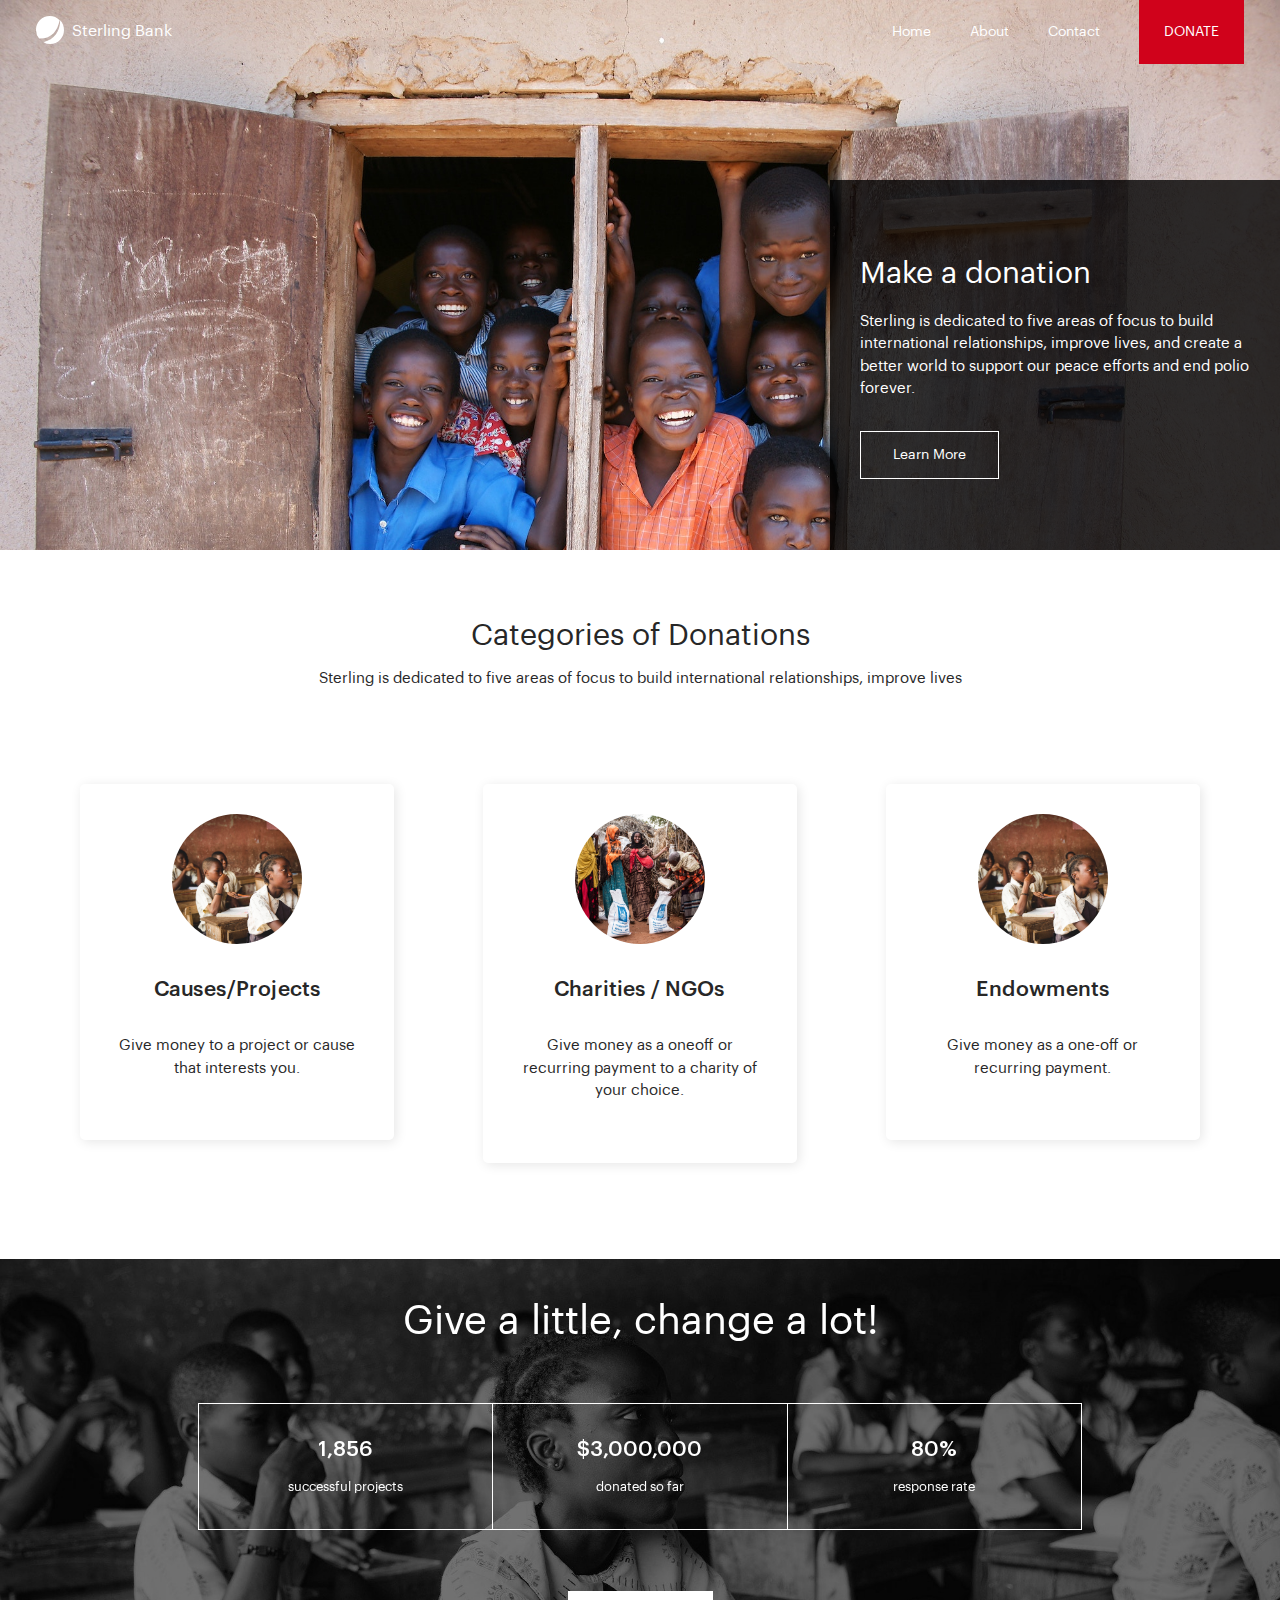
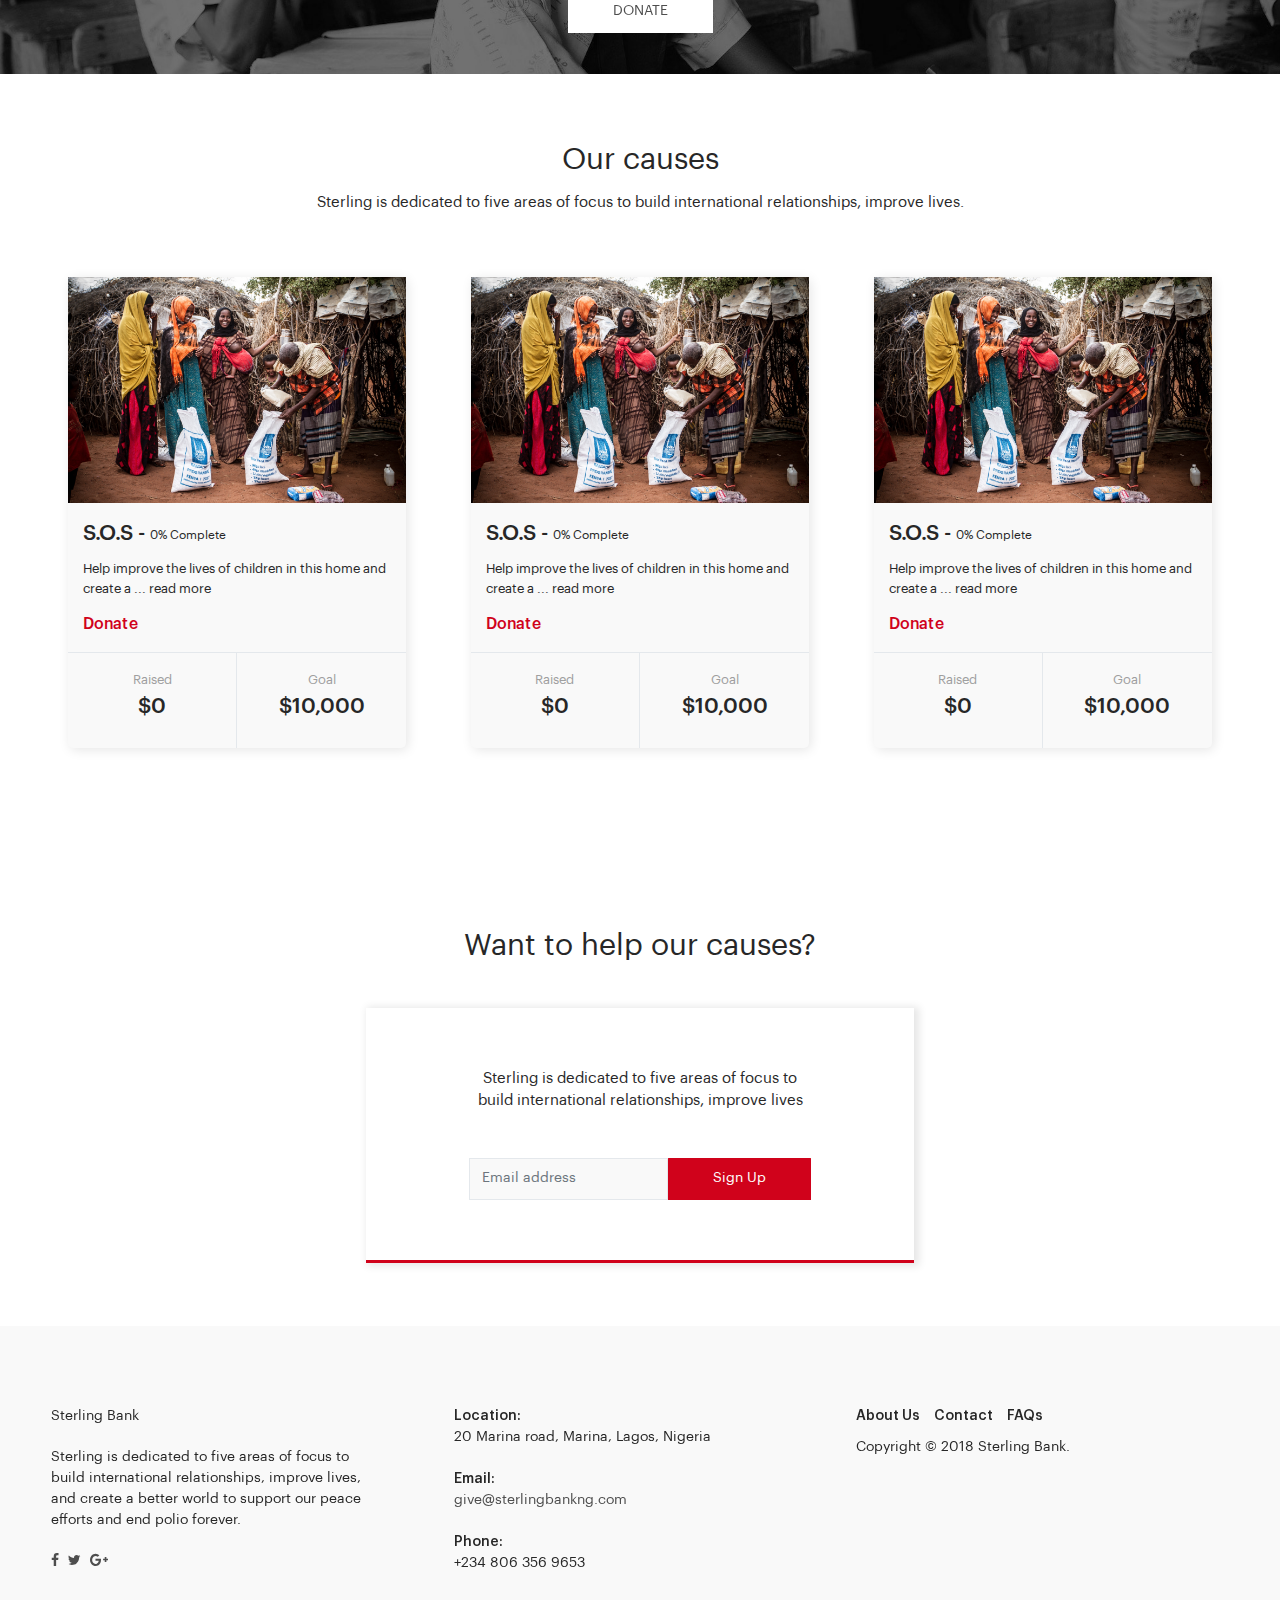
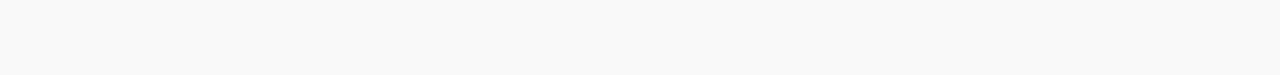
<file: index.html>
<!DOCTYPE html>
<html lang="en">

<head>
    <meta charset="UTF-8">
    <meta name="viewport" content="width=device-width, initial-scale=1.0">
    <meta http-equiv="X-UA-Compatible" content="ie=edge">
    <title>GIVE Platform</title>
    <link rel="stylesheet" href="https://maxcdn.bootstrapcdn.com/bootstrap/4.0.0/css/bootstrap.min.css">
    <link rel="stylesheet" href="https://cdnjs.cloudflare.com/ajax/libs/font-awesome/4.7.0/css/font-awesome.css">
    <link rel="stylesheet" href="css/reset.css">
    <link rel="stylesheet" href="css/main.css">
    <script src="https://maxcdn.bootstrapcdn.com/bootstrap/4.0.0/js/bootstrap.min.js"></script>
    <script src="https://ajax.googleapis.com/ajax/libs/jquery/3.3.1/jquery.min.js"></script>
    <script>
        $(function () {
            $('#nav').load('partials/nav.html');
        });
    </script>
    <script>
        $(function () {
            $('#footer').load('partials/footer.html');
        });
    </script>
</head>

<body>
    <header id="nav">

    </header>

    <main>
        <div class="hero">
            <div class="hero-card">
                <h1>Make a donation</h1>
                <p>Sterling is dedicated to five areas of focus to build international relationships, improve lives, and create
                    a better world to support our peace efforts and end polio forever.</p>
                <div class="card-cta">
                    <button class="btn btn-transparent">Learn More</button>
                </div>
            </div>
        </div>

        <section class="section donation-categories">
            <div class="container container--lg">
                <div class="section-header">
                    <h1>Categories of Donations</h1>
                    <p>Sterling is dedicated to five areas of focus to build international relationships, improve lives</p>
                </div>

                <div class="section-body">
                    <div class="cards">
                        <div class="card categories">
                            <img src="./img/card-h1.jpg" alt="">
                            <h3>Causes/Projects</h3>
                            <p>Give money to a project or cause that interests you.</p>
                        </div>

                        <div class="card categories">
                            <img src="./img/card-h2.jpg" alt="">
                            <h3>Charities / NGOs</h3>
                            <p>Give money as a oneoff or recurring payment to a charity of your choice.</p>
                        </div>

                        <div class="card categories">
                            <img src="./img/card-h1.jpg" alt="">
                            <h3>Endowments</h3>
                            <p>Give money as a one-off or recurring payment.</p>
                        </div>
                    </div>
                </div>
            </div>
        </section>

        <section class="section donation-cta">
            <div class="donation-intro">
                <div class="donation-bg">
                    <h1 class="donation-slogan">Give a little, change a lot!</h1>
                    <div class="project-stats">
                        <div class="stat">
                            <h3>1,856</h3>
                            <small>successful projects</small>
                        </div>

                        <div class="stat stat-middle">
                            <h3>$3,000,000</h3>
                            <small>donated so far</small>
                        </div>

                        <div class="stat">
                            <h3>80%</h3>
                            <small>response rate</small>
                        </div>
                    </div>
                    <div class="m-auto">
                        <button onclick="goToSection('donate')" class="btn btn-white">Donate</button>
                    </div>
                </div>
            </div>
        </section>

        <section class="section causes">
            <div class="container container--lg">
                <div class="section-header">
                    <h1>Our causes</h1>
                    <p>Sterling is dedicated to five areas of focus to build international relationships, improve lives.</p>
                </div>
                <div class="section-body">
                    <div class="cards">
                        <div class="card causes">
                            <img src="./img/bg.jpg" alt="">
                            <div class="cause-details">
                                <div class="cause-header">
                                    <h3 class="cause-title">S.O.S -
                                        <small class="progress-count">0% Complete</small>
                                    </h3>
                                    <p class="cause-description">Help improve the lives of children in this home and create a ...
                                        <a href="">read more</a>
                                    </p>
                                    <a href="" class="btn-text-red">Donate</a>
                                </div>
                                <div class="cause-targets">
                                    <div class="raised">
                                        <small>Raised</small>
                                        <h3>$0</h3>
                                    </div>
                                    <div class="goal">
                                        <small>Goal</small>
                                        <h3>$10,000</h3>
                                    </div>
                                </div>
                            </div>
                        </div>


                        <div class="card causes">
                            <img src="./img/bg.jpg" alt="">
                            <div class="cause-details">
                                <div class="cause-header">
                                    <h3 class="cause-title">S.O.S -
                                        <small class="progress-count">0% Complete</small>
                                    </h3>
                                    <p class="cause-description">Help improve the lives of children in this home and create a ...
                                        <a href="">read more</a>
                                    </p>
                                    <a href="" class="btn-text-red">Donate</a>
                                </div>
                                <div class="cause-targets">
                                    <div class="raised">
                                        <small>Raised</small>
                                        <h3>$0</h3>
                                    </div>
                                    <div class="goal">
                                        <small>Goal</small>
                                        <h3>$10,000</h3>
                                    </div>
                                </div>
                            </div>
                        </div>


                        <div class="card causes">
                            <img src="./img/bg.jpg" alt="">
                            <div class="cause-details">
                                <div class="cause-header">
                                    <h3 class="cause-title">S.O.S -
                                        <small class="progress-count">0% Complete</small>
                                    </h3>
                                    <p class="cause-description">Help improve the lives of children in this home and create a ...
                                        <a href="">read more</a>
                                    </p>
                                    <a href="" class="btn-text-red">Donate</a>
                                </div>
                                <div class="cause-targets">
                                    <div class="raised">
                                        <small>Raised</small>
                                        <h3>$0</h3>
                                    </div>
                                    <div class="goal">
                                        <small>Goal</small>
                                        <h3>$10,000</h3>
                                    </div>
                                </div>
                            </div>
                        </div>
                    </div>
                </div>
            </div>
        </section>

        <section class="section causes-cta">
            <div class="container container--lg">
                <div class="section-header no-margin">
                    <h1>Want to help our causes?</h1>
                </div>
                <div class="container container--xs">
                    <div class="cta-box">
                        <div class="cta-box-content">
                            <p>Sterling is dedicated to five areas of focus to build international relationships, improve lives</p>
                            <form id="join-form">
                                <input type="email" class="form-control" name="email" id="email" placeholder="Email address" />
                                <input type="submit" class="btn btn-red" name="signup" value="Sign Up" />
                            </form>
                        </div>
                    </div>
                </div>
            </div>
        </section>
    </main>


    <footer id="footer">

    </footer>

    <script src="js/main.js"></script>
</body>

</html>
</file>
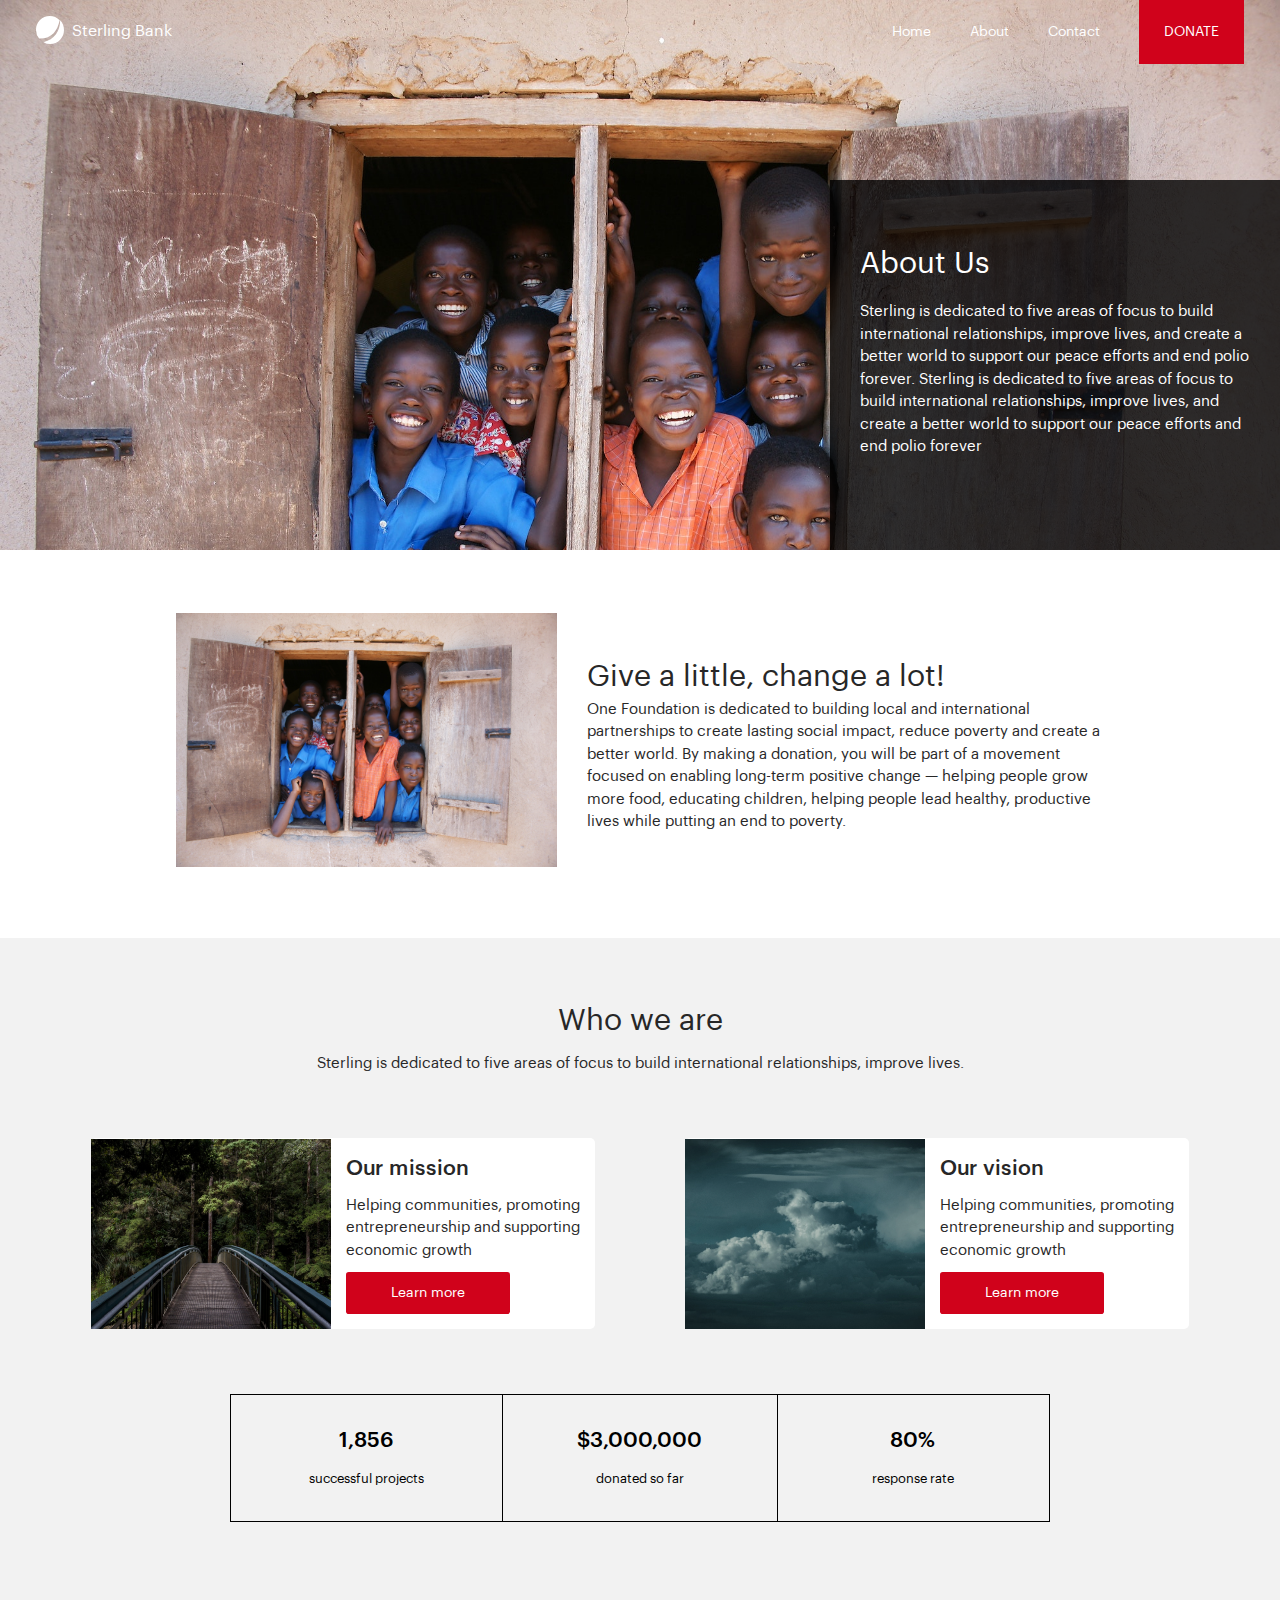
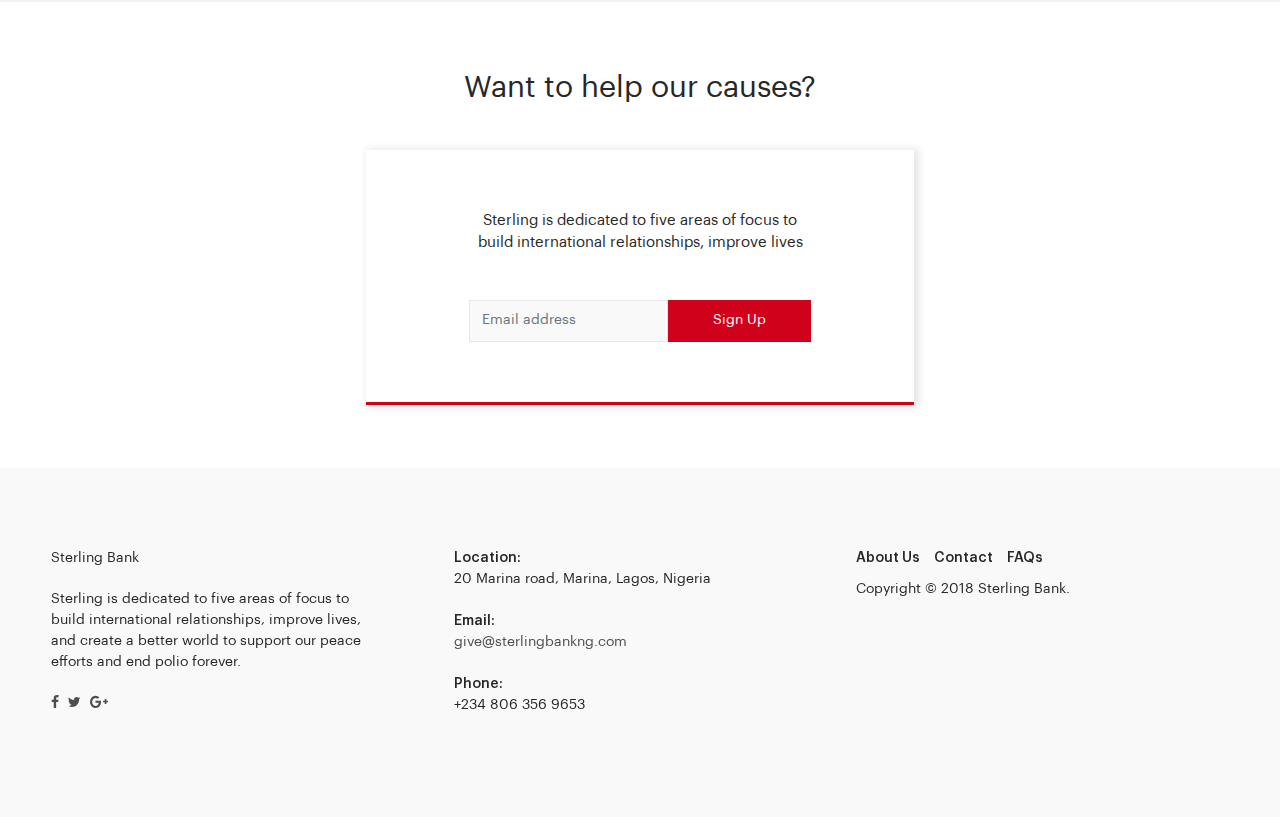
<file: about.html>
<!DOCTYPE html>
<html lang="en">

<head>
    <meta charset="UTF-8">
    <meta name="viewport" content="width=device-width, initial-scale=1.0">
    <meta http-equiv="X-UA-Compatible" content="ie=edge">
    <title>GIVE Platform</title>
    <link rel="stylesheet" href="https://maxcdn.bootstrapcdn.com/bootstrap/4.0.0/css/bootstrap.min.css">
    <link rel="stylesheet" href="https://cdnjs.cloudflare.com/ajax/libs/font-awesome/4.7.0/css/font-awesome.css">
    <link rel="stylesheet" href="css/reset.css">
    <link rel="stylesheet" href="css/main.css">
    <script src="https://maxcdn.bootstrapcdn.com/bootstrap/4.0.0/js/bootstrap.min.js"></script>
    <script src="https://ajax.googleapis.com/ajax/libs/jquery/3.3.1/jquery.min.js"></script>
    <script>
        $(function () {
            $('#nav').load('partials/nav.html');
        });
    </script>
    <script>
        $(function () {
            $('#footer').load('partials/footer.html');
        });
    </script>
</head>

<body>
    <header id="nav">

    </header>

    <main>
        <div class="hero">
        <div class="hero-card">
            <h1>About Us</h1>
            <p>Sterling is dedicated to five areas of focus to build international relationships, improve lives, and create
                a better world to support our peace efforts and end polio forever. Sterling is dedicated to five areas of focus to build international relationships, improve lives, and create
                a better world to support our peace efforts and end polio forever</p>
        </div></div>

        <section class="section about-give">
            <div class="container container--md">
                <div class="section-body">
                    <div class="ab-content">
                        <div class="content-left">
                            <img src="./img/bg1.jpg" alt="">
                        </div>
                        <div class="content-right">
                            <h1>Give a little, change a lot!</h1>
                            <p>One Foundation is dedicated to building local and international partnerships to create lasting
                                social impact, reduce poverty and create a better world. By making a donation, you will be
                                part of a movement focused on enabling long-term positive change — helping people grow more
                                food, educating children, helping people lead healthy, productive lives while putting an
                                end to poverty.
                            </p>
                        </div>
                    </div>
                </div>
            </div>
        </section>

        <section class="section who-we-are">
            <div class="container container--lg">
                <div class="section-header">
                    <h1>Who we are</h1>
                    <p>Sterling is dedicated to five areas of focus to build international relationships, improve lives.</p>
                </div>
                <div class="section-body">

                    <div class="ab-content">
                        <div class="ab-info">
                            <img src="img/ab1.png" alt="">
                            <div class="ab-text">
                                <h3>Our mission</h3>
                                <p>Helping communities, promoting entrepreneurship and supporting economic growth</p>
                                <a href="" class="btn btn-red m-top">Learn more</a>
                            </div>
                        </div>
                        <div class="ab-info">
                            <img src="img/ab2.png" alt="">
                            <div class="ab-text">
                                <h3>Our vision</h3>
                                <p>Helping communities, promoting entrepreneurship and supporting economic growth</p>
                                <a href="" class="btn btn-red m-top">Learn more</a>
                            </div>
                        </div>
                    </div>
                    <div class="project-stats stats--dark">
                        <div class="stat">
                            <h3>1,856</h3>
                            <small>successful projects</small>
                        </div>

                        <div class="stat stat-middle">
                            <h3>$3,000,000</h3>
                            <small>donated so far</small>
                        </div>

                        <div class="stat">
                            <h3>80%</h3>
                            <small>response rate</small>
                        </div>
                    </div>
                </div>
            </div>
        </section>

        <section class="section causes-cta">
            <div class="container container--lg">
                <div class="section-header no-margin">
                    <h1>Want to help our causes?</h1>
                </div>
                <div class="container container--xs">
                    <div class="cta-box">
                        <div class="cta-box-content">
                            <p>Sterling is dedicated to five areas of focus to build international relationships, improve lives
                            </p>
                            <form id="join-form">
                                <input type="email" class="form-control" name="email" id="email" placeholder="Email address" />
                                <input type="submit" class="btn btn-red" name="signup" value="Sign Up" />
                            </form>
                        </div>
                    </div>
                </div>
            </div>
        </section>
    </main>


    <footer id="footer">

    </footer>
    <script src="js/main.js"></script>
</body>

</html>
</file>
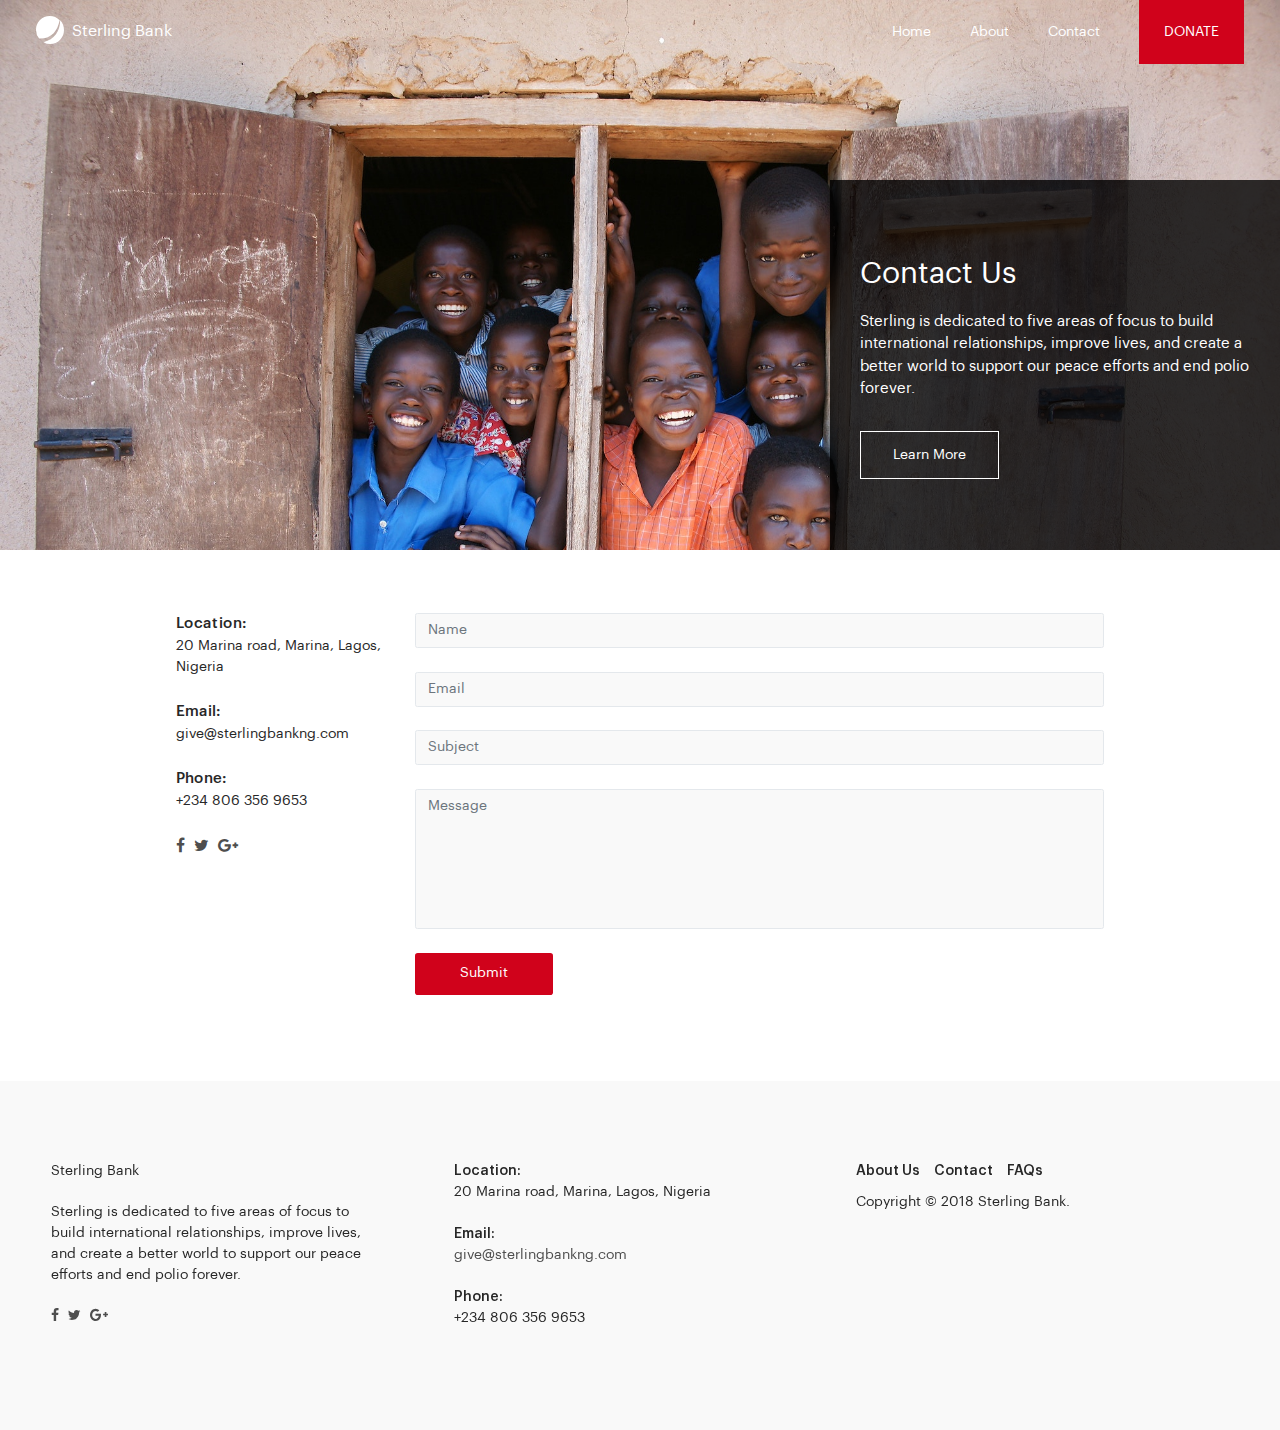
<file: contact.html>
<!DOCTYPE html>
<html lang="en">

<head>
    <meta charset="UTF-8">
    <meta name="viewport" content="width=device-width, initial-scale=1.0">
    <meta http-equiv="X-UA-Compatible" content="ie=edge">
    <title>GIVE Platform</title>
    <link rel="stylesheet" href="https://maxcdn.bootstrapcdn.com/bootstrap/4.0.0/css/bootstrap.min.css">
    <link rel="stylesheet" href="https://cdnjs.cloudflare.com/ajax/libs/font-awesome/4.7.0/css/font-awesome.css">
    <link rel="stylesheet" href="css/reset.css">
    <link rel="stylesheet" href="css/main.css">
    <script src="https://maxcdn.bootstrapcdn.com/bootstrap/4.0.0/js/bootstrap.min.js"></script>
    <script src="https://ajax.googleapis.com/ajax/libs/jquery/3.3.1/jquery.min.js"></script>
    <script>
        $(function () {
            $('#nav').load('partials/nav.html');
        });
    </script>
    <script>
        $(function () {
            $('#footer').load('partials/footer.html');
        });
    </script>
</head>

<body>
    <header id="nav">

    </header>

    <main>
        <div class="hero">
        <div class="hero-card">
            <h1>Contact Us</h1>
            <p>Sterling is dedicated to five areas of focus to build international relationships, improve lives, and create
                a better world to support our peace efforts and end polio forever.</p>
            <div class="card-cta">
                <button class="btn btn-transparent">Learn More</button>
            </div>
        </div></div>

        <section class="section contact-information">
            <div class="container container--md">
                <div class="section-body">
                    <div class="contact-content">
                        <div class="contact-details">
                            <div class="contact-sect">
                                <p>
                                    <strong>Location:</strong>
                                </p>
                                <p class="sect-detail">20 Marina road, Marina, Lagos, Nigeria</p>
                            </div>

                            <div class="contact-sect">
                                <p>
                                    <strong>Email:</strong>
                                </p>
                                <p class="sect-detail">
                                    <a href="mailto:give@sterlingbankng.com">give@sterlingbankng.com</a>
                                </p>
                            </div>

                            <div class="contact-sect">
                                <p>
                                    <strong>Phone:</strong>
                                </p>
                                <p class="sect-detail">+234 806 356 9653</p>
                            </div>
                            <div class="social-icons">
                                <a href="">
                                    <i class="fa fa-facebook"></i>
                                </a>
                                <a href="">
                                    <i class="fa fa-twitter"></i>
                                </a>
                                <a href="">
                                    <i class="fa fa-google-plus"></i>
                                </a>
                            </div>
                        </div>
                        <form id="contact-form">
                            <div class="form-group">
                                <input type="text" class="form-control" name="" id="" placeholder="Name">
                            </div>

                            <div class="form-group">
                                <input type="email" class="form-control" name="" id="" placeholder="Email">
                            </div>

                            <div class="form-group">
                                <input type="text" class="form-control" name="" id="" placeholder="Subject">
                            </div>

                            <div class="form-group">
                                <textarea class="form-control" cols="50" rows="6" placeholder="Message"></textarea>
                            </div>

                            <div class="form-group">
                                <input type="submit" class="btn btn-red" name="" id="" placeholder="Subject">
                            </div>
                        </form>
                    </div>

                </div>
            </div>
        </section>
    </main>


    <footer id="footer">

    </footer>
    <script src="js/main.js"></script>
</body>

</html>
</file>
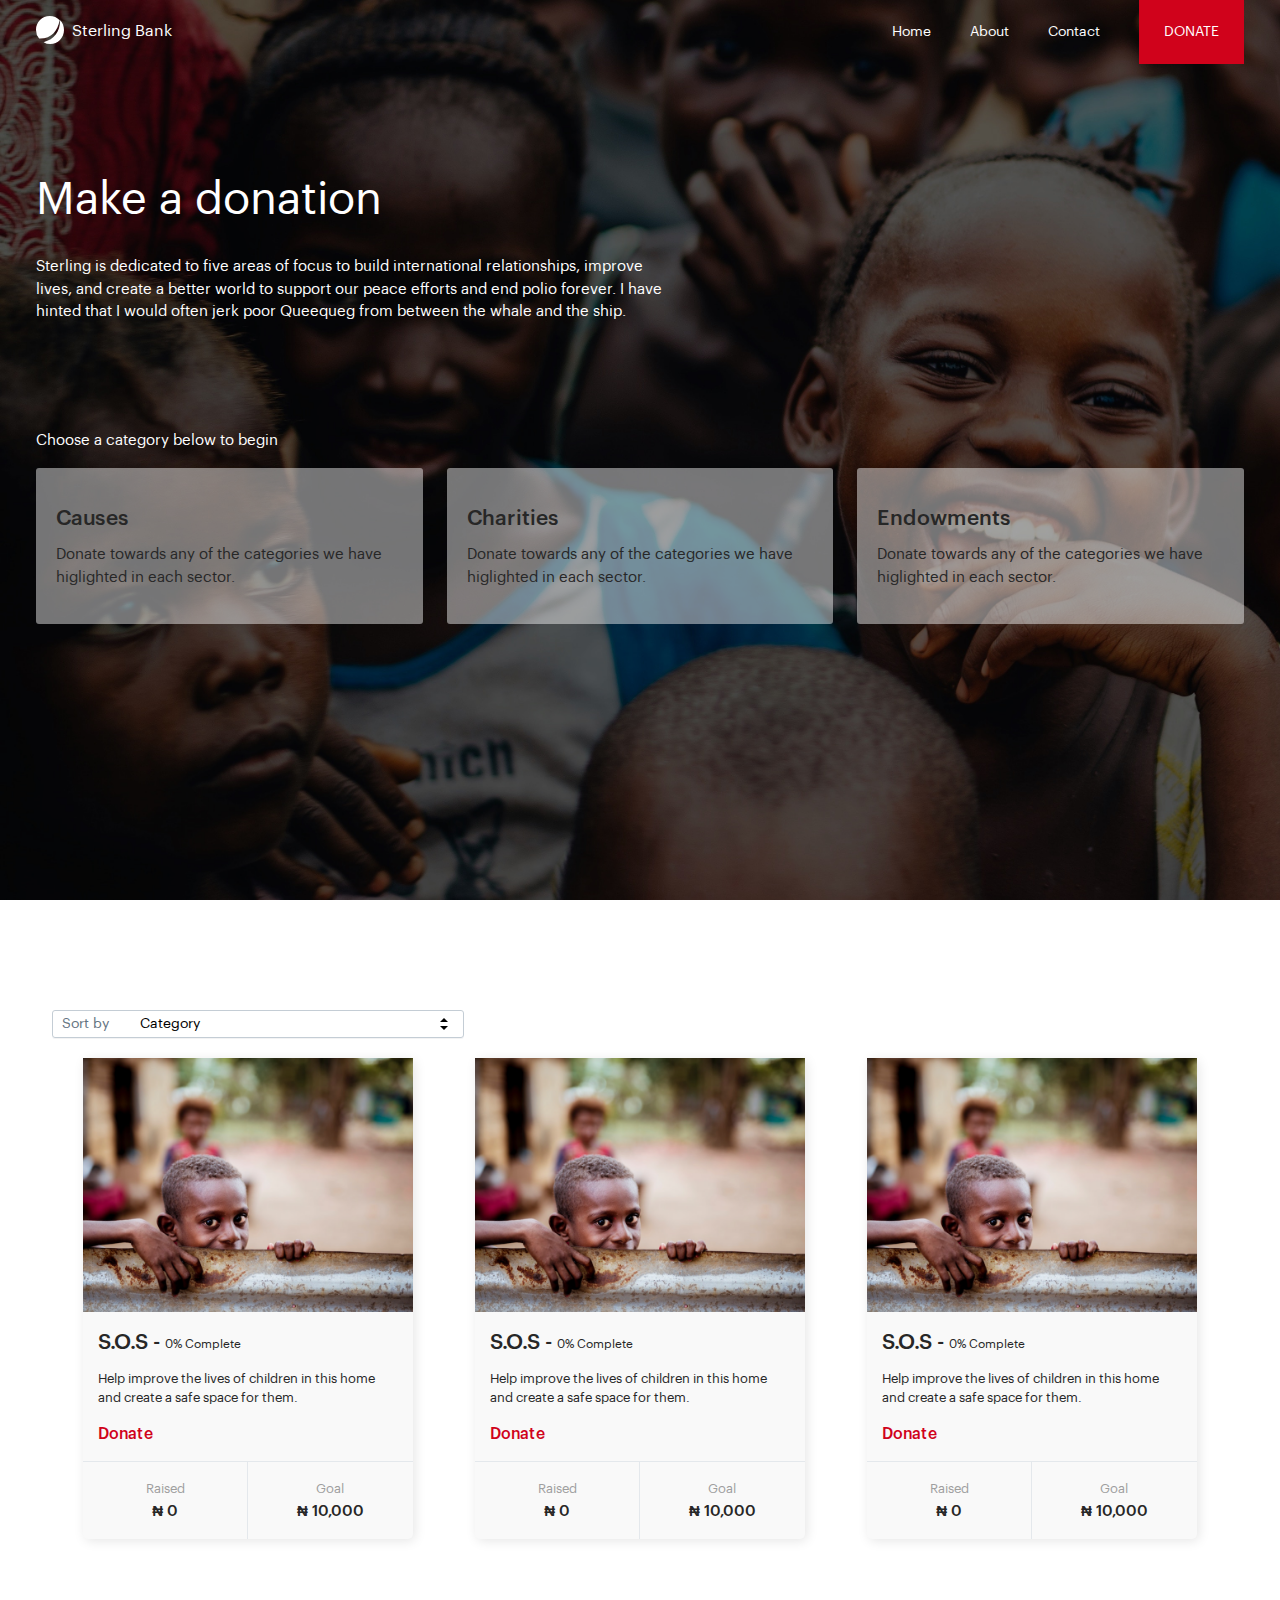
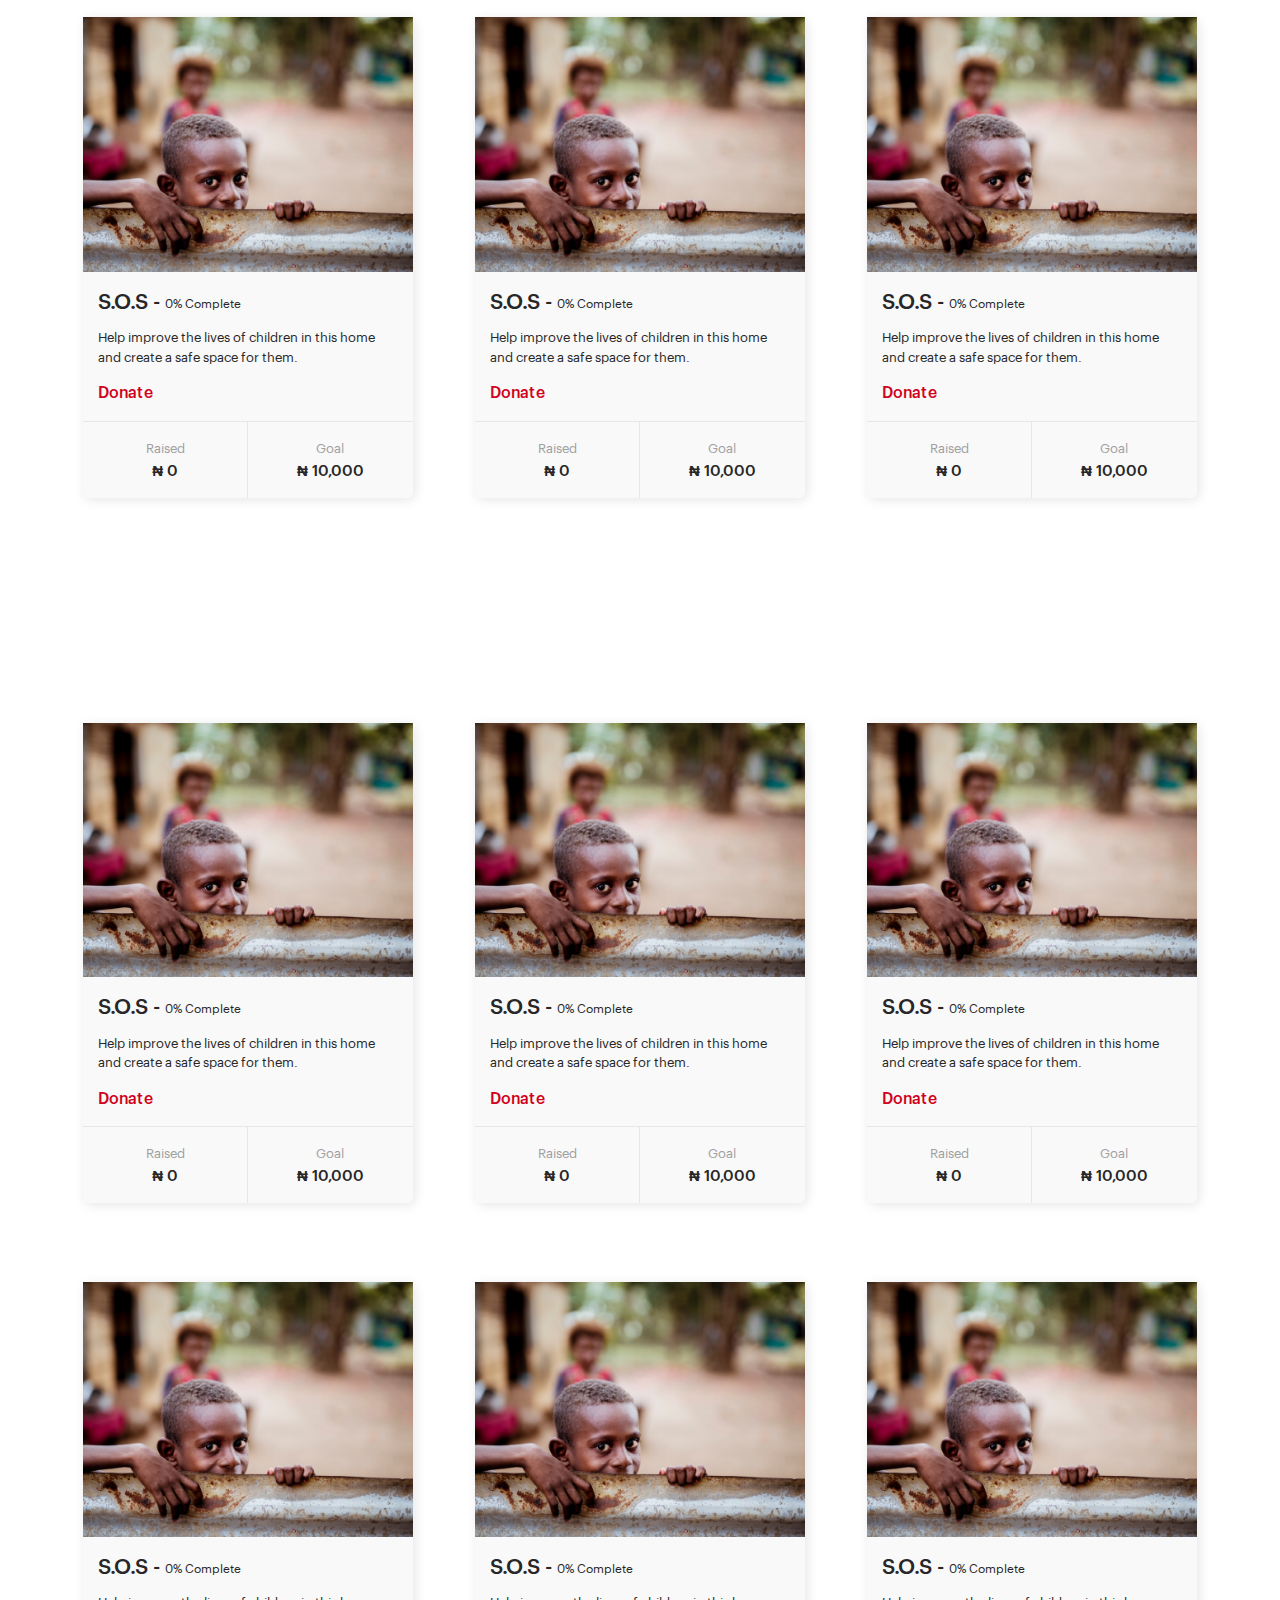
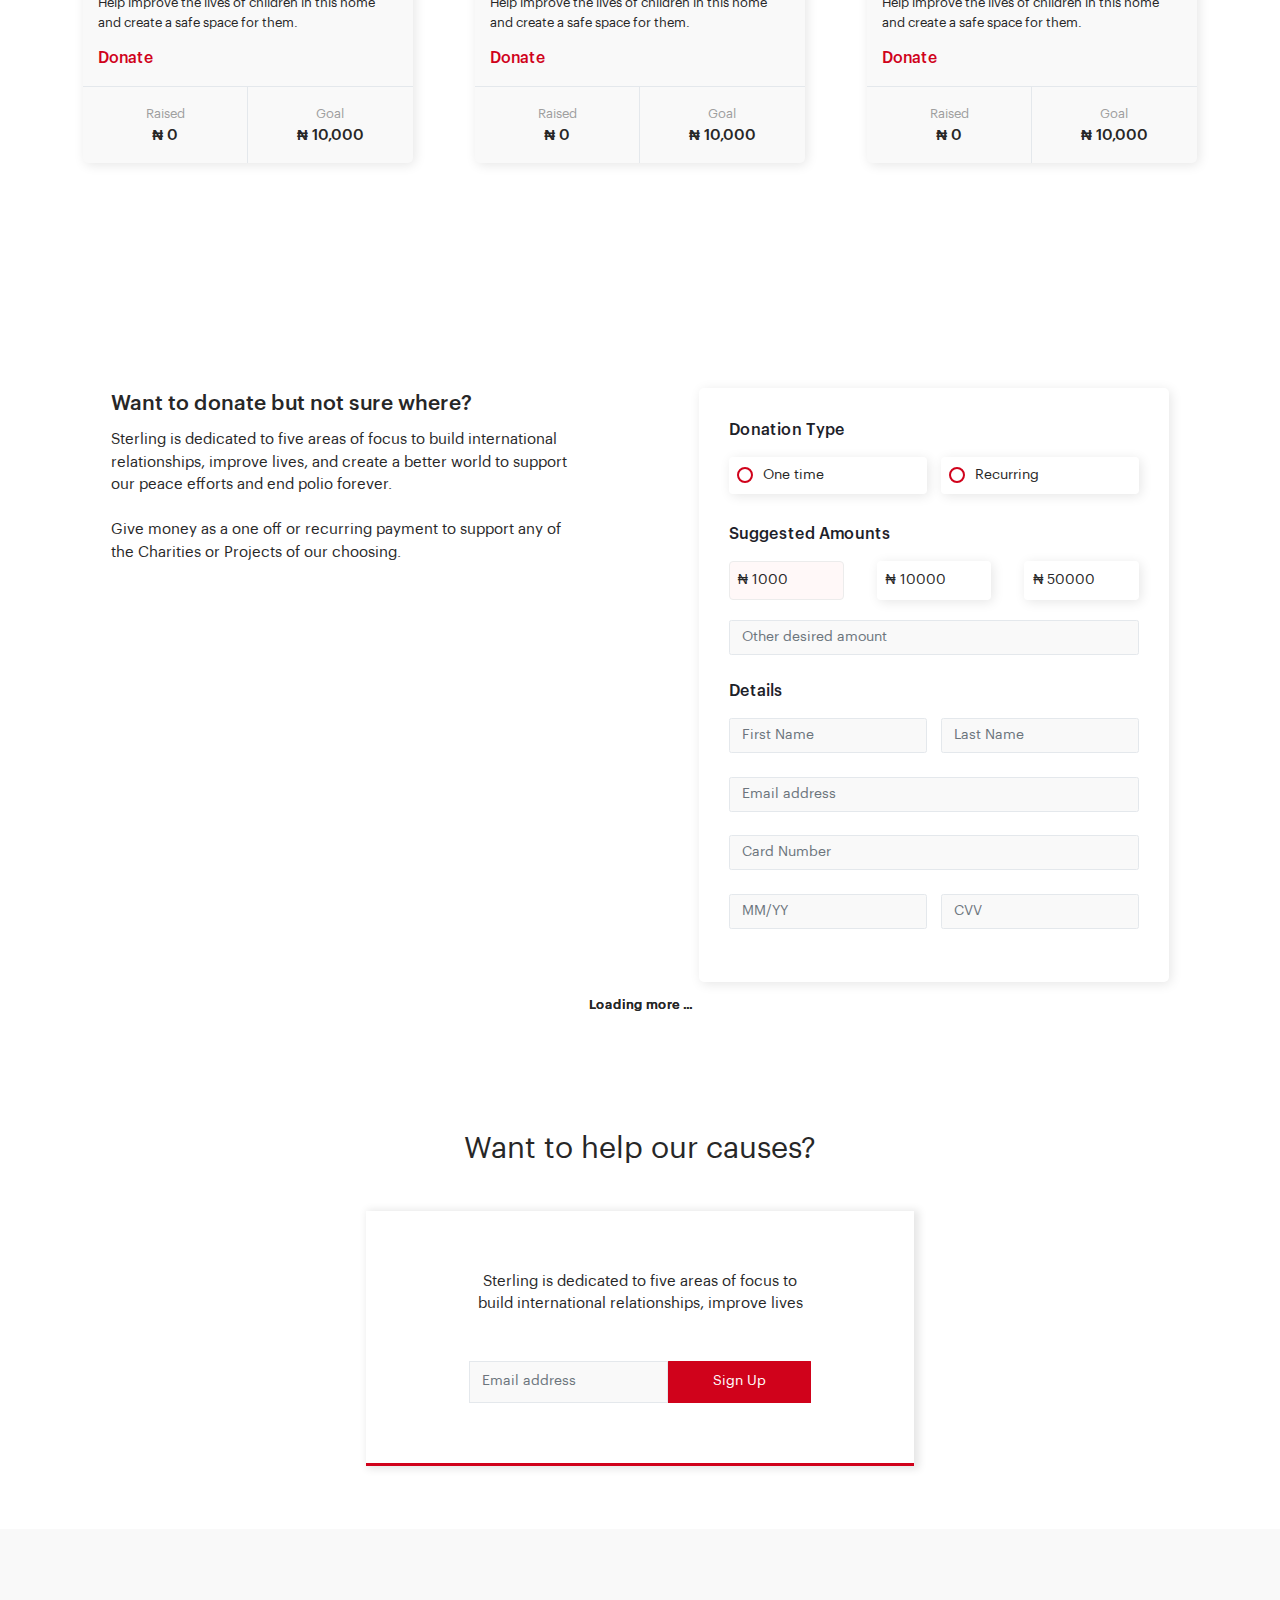
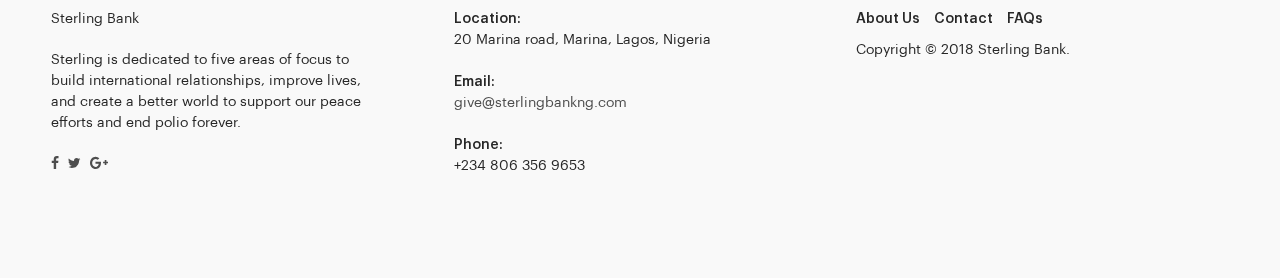
<file: donate.html>
<!DOCTYPE html>
<html lang="en">

<head>
    <meta charset="UTF-8">
    <meta name="viewport" content="width=device-width, initial-scale=1.0">
    <meta http-equiv="X-UA-Compatible" content="ie=edge">
    <title>GIVE Platform</title>
    <link rel="stylesheet" href="https://maxcdn.bootstrapcdn.com/bootstrap/4.0.0/css/bootstrap.min.css">
    <link rel="stylesheet" href="https://cdnjs.cloudflare.com/ajax/libs/font-awesome/4.7.0/css/font-awesome.css">
    <link rel="stylesheet" href="css/reset.css">
    <link rel="stylesheet" href="css/main.css">
    <script src="https://maxcdn.bootstrapcdn.com/bootstrap/4.0.0/js/bootstrap.min.js"></script>
    <script src="https://ajax.googleapis.com/ajax/libs/jquery/3.3.1/jquery.min.js"></script>
    <script>
        $(function () {
            $('#nav').load('partials/nav.html');
        });
    </script>
    <script>
        $(function () {
            $('#footer').load('partials/footer.html');
        });
    </script>
    <script>
        $(function () {
            $('.donate-form').load('partials/donate-form.html');
        });
    </script>
</head>

<body>
    <header id="nav">

    </header>
    <main>
        <div class="hero-donate">
            <div class="container container--lg">
                <div class="hero-card">
                    <h1 class="title-lg">Make a donation</h1>
                    <p>Sterling is dedicated to five areas of focus to build international relationships, improve lives, and
                        create a better world to support our peace efforts and end polio forever. I have hinted that I would
                        often jerk poor Queequeg from between the whale and the ship.</p>
                </div>

                <div class="categories-container">
                    <p class="cat-title">Choose a category below to begin</p>
                    <div class="categories">
                        <a href="#causes" class="causes-category category">
                            <!-- <input type="radio" name="category" value="causes"> -->
                            <div>
                                <h3>Causes</h3>
                                <p>Donate towards any of the categories we have higlighted in each sector.</p>
                            </div>
                        </a>

                        <a href="#charities" class="charities-category category">
                            <!-- <input type="radio" name="category" value="charities"> -->
                            <div>
                                <h3>Charities</h3>
                                <p>Donate towards any of the categories we have higlighted in each sector.</p>
                            </div>
                        </a>

                        <a href="#endowments" class="endowments-category category">
                            <!-- <input type="radio" name="category" value="endowments"> -->
                            <div>
                                <h3>Endowments</h3>
                                <p>Donate towards any of the categories we have higlighted in each sector.</p>
                            </div>
                        </a>
                    </div>
                </div>
            </div>
        </div>
        <script>
        </script>
        <section class="section no-margin">
            <div class="container container--lg">
                <div class="category-content">
                    <div class="container container--lg">
                        <div class="section-body tab-content-margin">
                            <div id="causes" class="tab-content current">
                                <div class="clear-space"></div>
                                <div class="sort">
                                    <label>Sort by</label>
                                    <select class="">
                                        <option selected disabled>Category</option>
                                        <option>Health</option>
                                        <option>Education</option>
                                        <option>Agriculture</option>
                                        <option>Renewable Energy</option>
                                        <option>Transportation</option>
                                    </select>
                                </div>
                                <div class="cards">
                                    <div class="card causes">
                                        <img src="./img/causes.png" alt="">
                                        <div class="cause-details">
                                            <div class="cause-header">
                                                <h3 class="cause-title">S.O.S -
                                                    <small class="progress-count">0% Complete</small>
                                                </h3>
                                                <p class="cause-description">Help improve the lives of children in this home and create a safe space for
                                                    them.
                                                </p>
                                                <a href="" class="btn-text-red">Donate</a>
                                            </div>
                                            <div class="cause-targets">
                                                <div class="raised">
                                                    <small>Raised</small>
                                                    <p>
                                                        <strong>₦ 0</strong>
                                                    </p>
                                                </div>
                                                <div class="goal">
                                                    <small>Goal</small>
                                                    <p>
                                                        <strong>₦ 10,000</strong>
                                                    </p>
                                                </div>
                                            </div>
                                        </div>
                                    </div>

                                    <div class="card causes">
                                        <img src="./img/causes.png" alt="">
                                        <div class="cause-details">
                                            <div class="cause-header">
                                                <h3 class="cause-title">S.O.S -
                                                    <small class="progress-count">0% Complete</small>
                                                </h3>
                                                <p class="cause-description">Help improve the lives of children in this home and create a safe space for
                                                    them.
                                                </p>
                                                <a href="" class="btn-text-red">Donate</a>
                                            </div>
                                            <div class="cause-targets">
                                                <div class="raised">
                                                    <small>Raised</small>
                                                    <p>
                                                        <strong>₦ 0</strong>
                                                    </p>
                                                </div>
                                                <div class="goal">
                                                    <small>Goal</small>
                                                    <p>
                                                        <strong>₦ 10,000</strong>
                                                    </p>
                                                </div>
                                            </div>
                                        </div>
                                    </div>


                                    <div class="card causes">
                                        <img src="./img/causes.png" alt="">
                                        <div class="cause-details">
                                            <div class="cause-header">
                                                <h3 class="cause-title">S.O.S -
                                                    <small class="progress-count">0% Complete</small>
                                                </h3>
                                                <p class="cause-description">Help improve the lives of children in this home and create a safe space for
                                                    them.
                                                </p>
                                                <a href="" class="btn-text-red">Donate</a>
                                            </div>
                                            <div class="cause-targets">
                                                <div class="raised">
                                                    <small>Raised</small>
                                                    <p>
                                                        <strong>₦ 0</strong>
                                                    </p>
                                                </div>
                                                <div class="goal">
                                                    <small>Goal</small>
                                                    <p>
                                                        <strong>₦ 10,000</strong>
                                                    </p>
                                                </div>
                                            </div>
                                        </div>
                                    </div>

                                    <div class="card causes">
                                        <img src="./img/causes.png" alt="">
                                        <div class="cause-details">
                                            <div class="cause-header">
                                                <h3 class="cause-title">S.O.S -
                                                    <small class="progress-count">0% Complete</small>
                                                </h3>
                                                <p class="cause-description">Help improve the lives of children in this home and create a safe space for
                                                    them.
                                                </p>
                                                <a href="" class="btn-text-red">Donate</a>
                                            </div>
                                            <div class="cause-targets">
                                                <div class="raised">
                                                    <small>Raised</small>
                                                    <p>
                                                        <strong>₦ 0</strong>
                                                    </p>
                                                </div>
                                                <div class="goal">
                                                    <small>Goal</small>
                                                    <p>
                                                        <strong>₦ 10,000</strong>
                                                    </p>
                                                </div>
                                            </div>
                                        </div>
                                    </div>

                                    <div class="card causes">
                                        <img src="./img/causes.png" alt="">
                                        <div class="cause-details">
                                            <div class="cause-header">
                                                <h3 class="cause-title">S.O.S -
                                                    <small class="progress-count">0% Complete</small>
                                                </h3>
                                                <p class="cause-description">Help improve the lives of children in this home and create a safe space for
                                                    them.
                                                </p>
                                                <a href="" class="btn-text-red">Donate</a>
                                            </div>
                                            <div class="cause-targets">
                                                <div class="raised">
                                                    <small>Raised</small>
                                                    <p>
                                                        <strong>₦ 0</strong>
                                                    </p>
                                                </div>
                                                <div class="goal">
                                                    <small>Goal</small>
                                                    <p>
                                                        <strong>₦ 10,000</strong>
                                                    </p>
                                                </div>
                                            </div>
                                        </div>
                                    </div>

                                    <div class="card causes">
                                        <img src="./img/causes.png" alt="">
                                        <div class="cause-details">
                                            <div class="cause-header">
                                                <h3 class="cause-title">S.O.S -
                                                    <small class="progress-count">0% Complete</small>
                                                </h3>
                                                <p class="cause-description">Help improve the lives of children in this home and create a safe space for
                                                    them.
                                                </p>
                                                <a href="" class="btn-text-red">Donate</a>
                                            </div>
                                            <div class="cause-targets">
                                                <div class="raised">
                                                    <small>Raised</small>
                                                    <p>
                                                        <strong>₦ 0</strong>
                                                    </p>
                                                </div>
                                                <div class="goal">
                                                    <small>Goal</small>
                                                    <p>
                                                        <strong>₦ 10,000</strong>
                                                    </p>
                                                </div>
                                            </div>
                                        </div>
                                    </div>
                                </div>
                                <p class="loading">Loading more ...</p>
                            </div>


                            <div id="charities" class="tab-content">
                                <div class="clear-space"></div>
                                <div class="cards">
                                    <div class="card causes">
                                        <img src="./img/causes.png" alt="">
                                        <div class="cause-details">
                                            <div class="cause-header">
                                                <h3 class="cause-title">S.O.S -
                                                    <small class="progress-count">0% Complete</small>
                                                </h3>
                                                <p class="cause-description">Help improve the lives of children in this home and create a safe space for
                                                    them.
                                                </p>
                                                <a href="" class="btn-text-red">Donate</a>
                                            </div>
                                            <div class="cause-targets">
                                                <div class="raised">
                                                    <small>Raised</small>
                                                    <p>
                                                        <strong>₦ 0</strong>
                                                    </p>
                                                </div>
                                                <div class="goal">
                                                    <small>Goal</small>
                                                    <p>
                                                        <strong>₦ 10,000</strong>
                                                    </p>
                                                </div>
                                            </div>
                                        </div>
                                    </div>

                                    <div class="card causes">
                                        <img src="./img/causes.png" alt="">
                                        <div class="cause-details">
                                            <div class="cause-header">
                                                <h3 class="cause-title">S.O.S -
                                                    <small class="progress-count">0% Complete</small>
                                                </h3>
                                                <p class="cause-description">Help improve the lives of children in this home and create a safe space for
                                                    them.
                                                </p>
                                                <a href="" class="btn-text-red">Donate</a>
                                            </div>
                                            <div class="cause-targets">
                                                <div class="raised">
                                                    <small>Raised</small>
                                                    <p>
                                                        <strong>₦ 0</strong>
                                                    </p>
                                                </div>
                                                <div class="goal">
                                                    <small>Goal</small>
                                                    <p>
                                                        <strong>₦ 10,000</strong>
                                                    </p>
                                                </div>
                                            </div>
                                        </div>
                                    </div>


                                    <div class="card causes">
                                        <img src="./img/causes.png" alt="">
                                        <div class="cause-details">
                                            <div class="cause-header">
                                                <h3 class="cause-title">S.O.S -
                                                    <small class="progress-count">0% Complete</small>
                                                </h3>
                                                <p class="cause-description">Help improve the lives of children in this home and create a safe space for
                                                    them.
                                                </p>
                                                <a href="" class="btn-text-red">Donate</a>
                                            </div>
                                            <div class="cause-targets">
                                                <div class="raised">
                                                    <small>Raised</small>
                                                    <p>
                                                        <strong>₦ 0</strong>
                                                    </p>
                                                </div>
                                                <div class="goal">
                                                    <small>Goal</small>
                                                    <p>
                                                        <strong>₦ 10,000</strong>
                                                    </p>
                                                </div>
                                            </div>
                                        </div>
                                    </div>

                                    <div class="card causes">
                                        <img src="./img/causes.png" alt="">
                                        <div class="cause-details">
                                            <div class="cause-header">
                                                <h3 class="cause-title">S.O.S -
                                                    <small class="progress-count">0% Complete</small>
                                                </h3>
                                                <p class="cause-description">Help improve the lives of children in this home and create a safe space for
                                                    them.
                                                </p>
                                                <a href="" class="btn-text-red">Donate</a>
                                            </div>
                                            <div class="cause-targets">
                                                <div class="raised">
                                                    <small>Raised</small>
                                                    <p>
                                                        <strong>₦ 0</strong>
                                                    </p>
                                                </div>
                                                <div class="goal">
                                                    <small>Goal</small>
                                                    <p>
                                                        <strong>₦ 10,000</strong>
                                                    </p>
                                                </div>
                                            </div>
                                        </div>
                                    </div>

                                    <div class="card causes">
                                        <img src="./img/causes.png" alt="">
                                        <div class="cause-details">
                                            <div class="cause-header">
                                                <h3 class="cause-title">S.O.S -
                                                    <small class="progress-count">0% Complete</small>
                                                </h3>
                                                <p class="cause-description">Help improve the lives of children in this home and create a safe space for
                                                    them.
                                                </p>
                                                <a href="" class="btn-text-red">Donate</a>
                                            </div>
                                            <div class="cause-targets">
                                                <div class="raised">
                                                    <small>Raised</small>
                                                    <p>
                                                        <strong>₦ 0</strong>
                                                    </p>
                                                </div>
                                                <div class="goal">
                                                    <small>Goal</small>
                                                    <p>
                                                        <strong>₦ 10,000</strong>
                                                    </p>
                                                </div>
                                            </div>
                                        </div>
                                    </div>

                                    <div class="card causes">
                                        <img src="./img/causes.png" alt="">
                                        <div class="cause-details">
                                            <div class="cause-header">
                                                <h3 class="cause-title">S.O.S -
                                                    <small class="progress-count">0% Complete</small>
                                                </h3>
                                                <p class="cause-description">Help improve the lives of children in this home and create a safe space for
                                                    them.
                                                </p>
                                                <a href="" class="btn-text-red">Donate</a>
                                            </div>
                                            <div class="cause-targets">
                                                <div class="raised">
                                                    <small>Raised</small>
                                                    <p>
                                                        <strong>₦ 0</strong>
                                                    </p>
                                                </div>
                                                <div class="goal">
                                                    <small>Goal</small>
                                                    <p>
                                                        <strong>₦ 10,000</strong>
                                                    </p>
                                                </div>
                                            </div>
                                        </div>
                                    </div>
                                    <p class="loading">Loading more ...</p>
                                </div>
                            </div>


                            <div id="endowments" class="tab-content tab-equal-grid">
                                <div class="clear-space"></div>
                                <div class="cards">
                                    <div class="tab-right">
                                        <h3>Want to donate but not sure where?</h3>
                                        <p>Sterling is dedicated to five areas of focus to build international relationships,
                                            improve lives, and create a better world to support our peace efforts and end
                                            polio forever.
                                            <br>
                                            <br>Give money as a one off or recurring payment to support any of the Charities
                                            or Projects of our choosing.
                                        </p>
                                    </div>

                                    <div class="tab-left">
                                        <div class="card">
                                            <div class="donate-form">

                                            </div>
                                        </div>
                                    </div>

                                </div>
                            </div>
                        </div>
                    </div>
                </div>
            </div>
        </section>

        <section class="section causes-cta">
            <div class="container container--lg">
                <div class="section-header no-margin">
                    <h1>Want to help our causes?</h1>
                </div>
                <div class="container container--xs">
                    <div class="cta-box">
                        <div class="cta-box-content">
                            <p>Sterling is dedicated to five areas of focus to build international relationships, improve lives</p>
                            <form id="join-form">
                                <input type="email" class="form-control" name="email" id="email" placeholder="Email address" />
                                <input type="submit" class="btn btn-red" name="signup" value="Sign Up" />
                            </form>
                        </div>
                    </div>
                </div>
            </div>
        </section>

    </main>


    <footer id="footer">

    </footer>
    <script src="js/main.js"></script>
    <script>
    </script>
</body>

</html>
</file>
<file: css/main.css>
@font-face {
    font-family: 'Graphik';
    font-style: normal;
    font-weight: normal;
    src: url("../fonts/graphik/Graphik-Regular.eot");
    src: url("../fonts/graphik/Graphik-Regular.eot?#iefix") format("embedded-opentype"), url("../fonts/graphik/Graphik-Regular.woff") format("woff"), url("../fonts/graphik/Graphik-Regular.ttf") format("truetype"), url("../fonts/graphik/Graphik-Regular.svg#Graphik-Regular") format("svg");
    text-rendering: optimizeLegibility
}

@font-face {
    font-family: 'Graphik';
    font-style: normal;
    font-weight: 300;
    src: url("../fonts/graphik/Graphik-Light.eot");
    src: url("../fonts/graphik/Graphik-Light.eot?#iefix") format("embedded-opentype"), url("../fonts/graphik/Graphik-Light.woff") format("woff"), Modern Browsers url("../fonts/graphik/Graphik-Light.ttf") format("truetype"), url("../fonts/graphik/Graphik-Light.svg#Graphik-Light") format("svg");
    text-rendering: optimizeLegibility
}

@font-face {
    font-family: 'Graphik';
    font-style: normal;
    font-weight: 500;
    src: url("../fonts/graphik/Graphik-Regular.eot");
    src: url("../fonts/graphik/Graphik-Regular.eot?#iefix") format("embedded-opentype"), url("../fonts/graphik/Graphik-Regular.woff") format("woff"), url("../fonts/graphik/Graphik-Regular.ttf") format("truetype"), url("../fonts/graphik/Graphik-Medium.svg#Graphik-Regular") format("svg");
    text-rendering: optimizeLegibility
}

@font-face {
    font-family: 'Graphik';
    font-style: normal;
    font-weight: bold;
    src: url("../fonts/graphik/Graphik-Medium.eot");
    src: url("../fonts/graphik/Graphik-Medium.eot?#iefix") format("embedded-opentype"), url("../fonts/graphik/Graphik-Medium.woff") format("woff"), url("../fonts/graphik/Graphik-Medium.ttf") format("truetype"), url("../fonts/graphik/Graphik-Medium.svg#Graphik-Medium") format("svg");
    text-rendering: optimizeLegibility
}

@font-face {
    font-family: 'Graphik';
    font-style: normal;
    font-weight: 800;
    src: url("../fonts/graphik/Graphik-Semibold.eot");
    src: local("Graphik Semibold"), local("Graphik-Semibold"), url("../fonts/graphik/Graphik-Semibold.woff2") format("woff2"), url("../fonts/graphik/Graphik-Semibold.woff") format("woff"), url("../fonts/graphik/Graphik-Semibold.ttf") format("truetype"), url("../fonts/graphik/Graphik-Semibold.svg#Graphik-Semibold") format("svg");
    text-rendering: optimizeLegibility
}

/*! normalize.css v5.0.0 | MIT License | github.com/necolas/normalize.css */

* {
    box-sizing: border-box;
    -webkit-font-smoothing: antialiased;
    -moz-osx-font-smoothing: grayscale
}

html {
    font-family: sans-serif;
    line-height: 1.15;
    -ms-text-size-adjust: 100%;
    -webkit-text-size-adjust: 100%
}

body {
    margin: 0
}

ul,
ol {
    margin: 0;
    padding: 0;
    list-style-type: none
}

article,
aside,
footer,
header,
nav,
section {
    display: block
}

h1 {
    font-size: 2em;
    margin: 0
}

figcaption,
figure,
main {
    display: block
}

figure {
    margin: 1em 40px
}

hr {
    border-style: solid;
    box-sizing: content-box;
    height: 0;
    overflow: visible
}

pre {
    font-family: monospace, monospace;
    font-size: 1em
}

a {
    color: inherit;
    background-color: transparent;
    -webkit-text-decoration-skip: objects
}

a:active,
a:hover {
    color: inherit;
    text-decoration: none;
    outline-width: 0
}

abbr[title] {
    border-bottom: none;
    text-decoration: underline;
    text-decoration: underline dotted
}

b,
strong {
    font-weight: inherit
}

b,
strong {
    font-weight: bolder
}

code,
kbd,
samp {
    font-family: monospace, monospace;
    font-size: 1em
}

dfn {
    font-style: italic
}

mark {
    background-color: #ff0;
    color: #000
}

small {
    font-size: 80%
}

sub,
sup {
    font-size: 75%;
    line-height: 0;
    position: relative;
    vertical-align: baseline
}

sub {
    bottom: -0.25em
}

sup {
    top: -0.5em
}

audio,
video {
    display: inline-block
}

audio:not([controls]) {
    display: none;
    height: 0
}

figure {
    margin: 0
}

img {
    border-style: none
}

svg:not(:root) {
    overflow: hidden
}

button,
input,
optgroup,
select,
textarea {
    font-family: sans-serif;
    font-size: 100%;
    line-height: 1.15;
    margin: 0
}

button,
input {
    overflow: visible
}

button,
select {
    text-transform: none
}

button,
html [type="button"],
[type="reset"],
[type="submit"] {
    -webkit-appearance: button
}

button::-moz-focus-inner,
[type="button"]::-moz-focus-inner,
[type="reset"]::-moz-focus-inner,
[type="submit"]::-moz-focus-inner {
    border-style: none;
    padding: 0
}

button:-moz-focusring,
[type="button"]:-moz-focusring,
[type="reset"]:-moz-focusring,
[type="submit"]:-moz-focusring {
    outline: 1px dotted ButtonText
}

fieldset {
    border: 1px solid #c0c0c0;
    margin: 0 2px;
    padding: 0.35em 0.625em 0.75em
}

legend {
    box-sizing: border-box;
    color: inherit;
    display: table;
    max-width: 100%;
    padding: 0;
    white-space: normal
}

progress {
    display: inline-block;
    vertical-align: baseline
}

textarea {
    overflow: auto
}

[type="checkbox"],
[type="radio"] {
    box-sizing: border-box;
    padding: 0
}

[type="number"]::-webkit-inner-spin-button,
[type="number"]::-webkit-outer-spin-button {
    height: auto
}

[type="search"] {
    -webkit-appearance: textfield;
    outline-offset: -2px
}

[type="search"]::-webkit-search-cancel-button,
[type="search"]::-webkit-search-decoration {
    -webkit-appearance: none
}

::-webkit-file-upload-button {
    -webkit-appearance: button;
    font: inherit
}

details,
menu {
    display: block
}

summary {
    display: list-item
}

canvas {
    display: inline-block
}

template {
    display: none
}

[hidden] {
    display: none
}

body {
    color: #272727;
    font-family: "Graphik", -apple-system, BlinkMacSystemFont, "Segoe UI", Roboto, Helvetica, Arial, sans-serif, "Apple Color Emoji", "Segoe UI Emoji", "Segoe UI Symbol";
    font-size: .985rem;
    line-height: 1.5;
}

h1 {
    font-size: 30px;
    font-weight: 500;
}

h3 {
    font-size: 21px;
    font-weight: 600;
    margin-bottom: 10px;
}

p {
    font-size: 15px;
}

.container {
    margin: 0 auto;
    width: 100%;
    max-width: 1040px;
    padding: 0 16px;
    position: relative
}

.container--xs {
    max-width: 580px
}

.container--sm {
    max-width: 760px
}

.container--md {
    max-width: 960px
}

.container--lg {
    max-width: 1240px
}

.container--xl {
    max-width: none;
    padding: 0 48px
}

@media screen and (min-width: 1680px) {
    .container--xl {
        max-width: 1680px
    }
}

@media screen and (max-width: 980px) {
    .container {
        padding: 0 16px
    }
}

.clear-space {
    height: 50px;
    display: block;
    clear: both;
}

.nav-search {
    font-size: 14px;
    padding: 3px;
    display: none;
    width: 280px;
    border-bottom: 1px solid #d0021b;
    border-style: none none solid none;
    opacity: 0;
    transition: opacity .25s, transform .25s;
}

.menu-search::after {
    content: '';
    background: url('../img/search-red.svg') center no-repeat;
    background-size: contain;
    display: inline-block;
    width: 14px;
    height: 14px;
    vertical-align: middle;
    margin-left: 6px;
    margin-top: -4px;
}

.close-search {
    -webkit-appearance: none;
    display: none;
    border: none;
    color: #d0021b;
    font-size: 18px;
    cursor: pointer;
    vertical-align: middle;
}

.nav-flex {
    display: -webkit-box;
    display: -moz-box;
    display: -ms-flexbox;
    display: -webkit-flex;
    display: flex;
    justify-content: space-between;
    align-items: center;
}

.nav-bar--sm {
    border-bottom: 0.03em solid #eee;
    padding: 9px 0;
    font-size: 13px;
}

.nav-bar--lg {
    position: absolute;
    width: 100%;
    color: #ffffff;
    z-index: 99999999999;
}

.nav-bar ul li {
    display: inline-block;
    margin-right: 14px;
}

.nav-bar a {
    color: #272727;
}

.nav-bar a:hover {
    text-decoration: none;
}

.nav-bar i {
    color: #272727;
    margin-left: 20px;
}

.nav-bar .menu-item {
    cursor: pointer;
    font-size: 14px;
    margin-left: 35px;
}

.nav-bar .menu-item.menu-donate {
    color: #fff;
    background-color: #d0021b;
    text-transform: uppercase;
    padding: 25px;
}

.nav-bar .logo {
    padding: 19px 0;
    cursor: pointer;
}

.logo-red::before {
    content: '';
    background: url('../img/logo-icon.svg') center no-repeat;
    background-size: contain;
    display: inline-block;
    width: 28px;
    height: 28px;
    vertical-align: middle;
    margin-right: 8px;
    margin-top: -3px;
}

.logo-white {
    color: #fff;
}

.logo-white::before {
    content: '';
    background: url('../img/logo-white.svg') center no-repeat;
    background-size: contain;
    display: inline-block;
    width: 28px;
    height: 28px;
    vertical-align: middle;
    margin-right: 8px;
    margin-top: -3px;
}

.hero {
    background: url('../img/bg1.jpg') no-repeat;
    background-size: cover;
    height: 550px;
    width: 100%;
}

.hero-donate {
    background: url('../img/dark-bg.jpg') no-repeat;
    background-size: cover;
    width: 100%;
    height: 100vh;
    transition: .3s all ease;
}

.hero-card {
    display: -webkit-box;
    display: -moz-box;
    display: -ms-flexbox;
    display: -webkit-flex;
    display: flex;
    flex-direction: column;
    justify-content: center;
    color: #fff;
    min-height: 370px;
    max-width: 630px;
    padding-top: 150px;
    transition: .3s all ease;
}

.hero .hero-card {
    position: absolute;
    background-color: rgba(0, 0, 0, 0.8);
    color: #fff;
    padding: 30px;
    min-height: 370px;
    max-width: 450px;
    right: 0;
    position: absolute;
    top: 180px;
}

.hero-card h1 {
    margin-bottom: .5em;
}

.hero-card p {
    margin-bottom: 2em;
}

.tab-content {
    margin-top: 60px;
}

.title-lg {
    font-size: 45px;
}

.no-margin {
    margin: 0 !important;
}

.section {
    margin: 4em 0;
}

.section-header {
    text-align: center;
    margin-bottom: 4em;
}

.section-header h1 {
    padding-bottom: 10px;
}

.cta-box {
    max-width: 600px;
    padding: 60px 30px;
    text-align: center;
    margin: 30px auto 0;
    box-shadow: 3px 1px 8px 2px rgba(0, 0, 0, 0.1);
    background-color: #ffffff;
    border-bottom: 3px solid #d0021b;
}

.cta-box-content {
    max-width: 70%;
    margin: auto;
}

.cta-box-content p {
    margin-bottom: 3em;
}

.donation-intro {
    display: -webkit-box;
    display: -moz-box;
    display: -ms-flexbox;
    display: -webkit-flex;
    display: flex;
    align-items: center;
    justify-content: center;
    margin: auto;
    right: 0;
    left: 0;
}

.donation-bg {
    display: -webkit-box;
    display: -moz-box;
    display: -ms-flexbox;
    display: -webkit-flex;
    display: flex;
    flex-direction: column;
    justify-content: center;
    background: url('../img/bg2.jpg') no-repeat;
    background-size: cover;
    width: 100%;
    min-height: 415px;
    filter: grayscale(1);
}

.donation-slogan {
    color: #fff;
    text-align: center;
    font-size: 40px;
    margin: 2rem 0;
}

.cause-description {
    font-size: 13px;
    margin-bottom: 15px;
}

.cards {
    display: -webkit-box;
    display: -moz-box;
    display: -ms-flexbox;
    display: -webkit-flex;
    display: flex;
    justify-content: space-around;
    align-items: flex-start;
    flex-flow: row wrap;
    margin-bottom: 6rem;
}

.card {
    display: -webkit-box;
    display: -moz-box;
    display: -ms-flexbox;
    display: -webkit-flex;
    display: flex;
    justify-content: center;
    flex-direction: column;
    text-align: center;
    flex-basis: 26%;
    padding: 30px;
    min-height: 340px;
    border-radius: 5px;
    border: none;
    box-shadow: 2px 2px 12px 0 rgba(0, 0, 0, 0.1);
}

.card.categories {
    margin-top: 30px;
}

.card.categories img {
    display: block;
    text-align: center;
    margin: auto;
    border-radius: 50%;
    width: 130px;
    height: 130px;
    margin-bottom: 30px;
}

.card.categories p,
.card.categories h3 {
    margin-bottom: 30px;
}

.card.causes {
    text-align: left;
    padding: 0;
    background-color: #f9f9f9;
    flex-basis: 95%;
    margin-bottom: 5em;
}

@media screen and (min-width: 550px) {
    .card.causes {
        flex-basis: 45%;
    }
}

@media screen and (min-width: 750px) {
    .card.causes {
        flex-basis: 30%;
    }
}

@media screen and (min-width: 1000px) {
    .card.causes {
        flex-basis: 28%;
    }
}

.card.causes .cause-header {
    padding: 15px;
}

.card.causes .cause-targets:first-child {
    border-right: 1px solid #e4e8ec;
}

.card.causes img,
    {
    height: 220px;
    width: 100%;
}

.causes img {
    width: 100%;
}

@media screen and (min-width: 640px) {
    .causes img {
        width: 100%;
    }
}

.section-top-text {
    margin-bottom: 3em;
    padding: 0 10px;
}

@media screen and (min-width: 1000px) {
    .section-top-text {
        padding: 0 26px;
    }
}

.section-top-text>* {
    display: inline-block;
}

.section-top-text [data-layout] {
    cursor: pointer;
}

/* 
.list-view .card {
    justify-content: space-around;
    min-height: auto;
    box-shadow: none;
}

@media screen and (min-width: 640px) {
    .list-view .card {
        flex-direction: row;
    }
}

.list-view .card.causes {
    flex-basis: 95%;
}

.list-view .card.causes img {
    height: 260px;
    width: auto;
    margin-bottom: 10px;
}

@media screen and (min-width: 640px) {
    .list-view .card.causes img {
        height: 340px;
    }
    .list-view .card.causes .cause-header {
        padding: 0 0 30px;
    }
}

.list-view .category-cards {
    padding: 0 50px;
}

.list-view .cause-targets {
    justify-content: start;
}

.list-view .cause-targets>* {
    background-color: #fff;
    border: 1px solid #e4e8ec;
    padding: 10px;
    margin-top: 20px;
}

@media screen and (min-width: 800px) {
    .list-view .cause-targets>* {
        flex-basis: 35%;
    }
}

.list-view .cause-targets>*:nth-child(2n) {
    border-style: solid solid solid none;
}

.list-view .cause-description {
    font-size: 15px;
}

.list-view .cause-details {
    flex-basis: 38%;
} */

.cause-targets {
    display: -webkit-box;
    display: -moz-box;
    display: -ms-flexbox;
    display: -webkit-flex;
    display: flex;
    justify-content: center;
}

.cause-targets>* {
    border-top: 1px solid #e4e8ec;
    flex-basis: 40%;
    padding: 15px;
    text-align: center;
}

@media screen and (min-width: 800px) {
    .cause-targets>* {
        flex-basis: 50%;
    }
}

.cause-targets div:first-of-type {
    border-right: 1px solid #e4e8ec;
}

.cause-targets small {
    color: #9f9f9f;
}

.progress-count {
    font-size: 12px;
    font-weight: normal;
    vertical-align: middle;
}

.project-stats {
    display: -webkit-box;
    display: -moz-box;
    display: -ms-flexbox;
    display: -webkit-flex;
    display: flex;
    justify-content: center;
    text-align: center;
    color: #fff;
    padding: 20px 0;
}

.stats--dark {
    color: #000;
}

.stats--dark .stat {
    border-color: #000;
}

.stat {
    padding: 30px;
    flex-basis: 23%;
    border: .03em solid #fff;
}

.stat-middle {
    border-style: solid none solid none;
}

.loading {
    font-size: 13px;
    text-align: center;
    font-weight: 600;
    position: absolute;
    bottom: 15px;
    right: 0;
    left: 0;
}

/* .tab-content {
    display: none;
    opacity: 0;
    transition: opacity .5s ease-in-out;
}

.tab-content.current {
    display: block;
    opacity: 1;
} */

.categories-container {
    margin: 60px auto 0;
}

.categories {
    display: -webkit-box;
    display: -moz-box;
    display: -ms-flexbox;
    display: -webkit-flex;
    display: flex;
    justify-content: space-between;
}

.categories input["type=radio"] {
    display: inline-block;
}

.category {
    display: -webkit-box;
    display: -moz-box;
    display: -ms-flexbox;
    display: -webkit-flex;
    display: flex;
    background-color: rgba(255, 255, 255, 0.45);
    padding: 35px 20px;
    border-radius: 3px;
    flex-basis: 32%;
}

.category.active {
    background-color: rgba(255, 255, 255, 1);
}

.category-content {
    margin-top: 50px;
}

.cat-title {
    color: #ffffff;
    margin-bottom: 15px;
}

ul.categories-tabs {
    display: -webkit-box;
    display: -moz-box;
    display: -ms-flexbox;
    display: -webkit-flex;
    display: flex;
    justify-content: stretch;
    margin-bottom: 1.5em;
}

ul.categories-tabs li {
    cursor: pointer;
    flex-basis: 35%;
    padding: 10px;
}

ul.categories-tabs li.current {
    background-color: #d0021b;
    color: #fff;
    transition: all 500 ease-in-out;
}

.who-we-are {
    background-color: #f2f2f2;
    padding: 60px 30px;
}

input:focus,
button:focus,
select:focus {
    outline: none;
}

input,
select,
textarea,
label,
button {
    font-family: 'Graphik', -apple-system, BlinkMacSystemFont, 'Segoe UI', Roboto, Oxygen, Ubuntu, Cantarell, 'Open Sans', 'Helvetica Neue', sans-serif;
}

.form-group {
    margin-bottom: 1.5em;
}

.form-control {
    font-family: 'Graphik', -apple-system, BlinkMacSystemFont, 'Segoe UI', Roboto, Oxygen, Ubuntu, Cantarell, 'Open Sans', 'Helvetica Neue', sans-serif;
    background-color: #f9f9f9;
    border-color: #e4e8ec;
    border-radius: .15rem;
    font-size: 14px;
}

.form-control:focus {
    outline: none;
    box-shadow: none;
    border-color: #e4e8ec;
}

.form-section-title {
    font-weight: 600;
    padding-bottom: 15px;
    font-size: 16px;
    color: #1d2129;
    text-align: left;
}

@media screen and (min-width: 800px) {
    .form-row-flex {
        display: -webkit-box;
        display: -moz-box;
        display: -ms-flexbox;
        display: -webkit-flex;
        display: flex;
        align-items: center;
        justify-content: space-between;
    }
}

.form-row-flex>* {
    width: 100%;
}

/* @media screen and (min-width: 600px) {
    .form-row-flex>* {
        width: calc(80% - 85px);
    }
} */

@media screen and (min-width: 550px) {
    .form-row-flex>* {
        width: calc(75% - 110px);
    }
}

.tab-equal-grid .cards .tab-left,
.tab-equal-grid .cards .tab-right {
    margin-bottom: 3em;
}

@media screen and (max-width: 800px) {
    .tab-equal-grid .cards .tab-left {
        flex-basis: 60%;
    }
    .tab-equal-grid .cards .tab-right {
        flex-basis: 30%;
    }
}

@media screen and (max-width: 640px) {
    .tab-equal-grid .cards .tab-left {
        flex-basis: 100%;
        order: 1;
    }
    .tab-equal-grid .cards .tab-right {
        flex-basis: 100%;
    }
}

@media screen and (min-width: 800px) {
    .tab-equal-grid .cards>* {
        flex-basis: 45%;
        margin-bottom: 5em;
    }
}

@media screen and (min-width: 1000px) {
    .tab-equal-grid .cards>* {
        flex-basis: 40%;
        margin-bottom: 5em;
    }
}

.suggested-amts {
    display: -webkit-box;
    display: -moz-box;
    display: -ms-flexbox;
    display: -webkit-flex;
    display: flex;
    align-items: center;
    justify-content: space-between;
    margin-bottom: 15px;
}

.suggested-amts>* {
    flex-basis: 28%;
}

.radio-btn {
    opacity: 0;
    display: none;
    visibility: hidden;
    height: 0;
}

.radio-btn:checked+.label::before {
    border: 0.3rem solid #d0021b;
    background-color: #d0021b;
}

label {
    font-size: 14px;
    margin-bottom: 5px;
}

.label {
    display: flex;
    align-items: center;
    font-size: 14px;
    cursor: pointer;
    transition: all 0.25s linear;
    padding: .5rem;
    background-color: #fff;
    border-radius: 4px;
    box-shadow: 2px 2px 12px 0 rgba(0, 0, 0, 0.1);
}

.label::before {
    display: inline-block;
    content: "";
    height: 1rem;
    width: 1rem;
    margin-right: 0.625rem;
    border: 0.15rem solid #d0021b;
    border-radius: 50%;
    transition: all 0.25s linear;
}

.amount-label {
    display: flex;
    align-items: center;
    font-size: 14px;
    cursor: pointer;
    transition: all 0.25s linear;
    padding: .5rem;
    background-color: #fff;
    border: 1px solid transparent;
    border-radius: 4px;
    box-shadow: 2px 2px 12px 0 rgba(0, 0, 0, 0.1);
}

.radio-btn:checked+.amount-label {
    border: 1px solid #ececec;
    background-color: #fff8f8;
    box-shadow: none;
}

.filter {
    display: -webkit-box;
    display: -moz-box;
    display: -ms-flexbox;
    display: -webkit-flex;
    display: flex;
    align-items: center;
    height: 37px;
    margin: 0 25px;
    border: 1px solid #c4cdd5;
    background-color: #fff;
    border-radius: 3px;
}

.filter select {
    font-size: 14px;
    cursor: pointer;
    border: none;
    padding: 8px;
    -webkit-appearance: none;
    background-size: 10px 11px;
    background-clip: border-box;
    background: #ffffff url('../img/arrow-down.svg') no-repeat right center;
}

.filter input {
    font-size: 14px;
    flex-grow: 20;
    border: none;
    border-left: 1px solid #333;
}

.filter input::before {
    content: '';
    background: url('../img/search.svg') center no-repeat;
    background-size: contain;
    display: inline-block;
    width: 28px;
    height: 28px;
    vertical-align: middle;
}

.sort {
    display: -webkit-box;
    display: -moz-box;
    display: -ms-flexbox;
    display: -webkit-flex;
    display: flex;
    font-family: inherit;
    align-items: center;
    width: 100%;
    padding: 3px 9px;
    margin: 0 15px 20px 0;
    border: 1px solid #c4cdd5;
    border-radius: 3px;
    box-shadow: 0 1px 0 0 rgba(22, 29, 37, 0.05);
}

@media screen and (min-width: 550px) {
    .sort {
        display: inline-flex;
        width: 65%;
    }
}

@media screen and (min-width: 900px) {
    .sort {
        width: 35%;
    }
}

.sort label {
    color: #637381;
    flex-grow: 1;
    line-height: 1;
    font-size: 14px;
    margin-bottom: 0;
}

.sort select {
    font-size: 14px;
    display: block;
    cursor: pointer;
    border: none;
    height: 20px;
    width: 80%;
    border-radius: 0;
    -webkit-appearance: none;
    background-size: 10px 11px;
    background-clip: border-box;
    background: url('../img/select.svg') no-repeat right center;
}

@media screen and (min-width: 480px) {
    .sort select {
        display: -webkit-box;
        display: -moz-box;
        display: -ms-flexbox;
        display: -webkit-flex;
        display: flex;
        align-items: center;
    }
}

/* .layout {
    display: none;
    vertical-align: -webkit-baseline-middle;
}

.layout>* {
    margin-right: 20px;
}

@media screen and (min-width: 550px) {
    .layout {
        display: inline-flex;
    }
} */

#join-form {
    display: flex;
    justify-content: space-around;
}

#join-form input {
    font-size: 14px;
    border-radius: 0.015em;
    height: 3em;
    background-clip: border-box;
}

.contact-sect {
    margin-bottom: 1.5em;
}

.sect-detail {
    font-size: 14px;
}

.about-image img {
    width: 100%;
}

.contact-details {
    margin-bottom: 35px;
}

#contact-form {
    width: 100%;
}

#contact-form textarea {
    resize: none;
}

@media screen and (min-width: 700px) {
    .contact-content,
    .about-content {
        display: -webkit-box;
        display: -moz-box;
        display: -ms-flexbox;
        display: -webkit-flex;
        display: flex;
    }
    #contact-form {
        width: 80%;
    }
}

.social-icons i {
    color: #4e4e4e;
    margin-right: 5px;
}

.btn {
    display: inline-block;
    text-align: center;
    white-space: nowrap;
    vertical-align: middle;
    -webkit-user-select: none;
    -moz-user-select: none;
    -ms-user-select: none;
    user-select: none;
    border: 1px solid transparent;
    padding: .6rem .75rem;
    font-family: inherit;
    font-size: 14px;
    line-height: 1.5;
    border-radius: 0;
    transition: color .15s ease-in-out, background-color .15s ease-in-out, border-color .15s ease-in-out, box-shadow .15s ease-in-out;
}

.btn:focus {
    outline: none;
}

.btn-transparent {
    padding: .8rem 2rem;
    color: #fff;
    border: .05em solid #fff;
    background-color: transparent;
}

.btn-plain {
    border: 1px solid rgba(151, 151, 151, 0.5);
    border-radius: 5px;
}

a.btn-text-red {
    color: #d0021b;
    font-weight: bold;
}

a.btn-text-red:hover {
    text-decoration: none;
}

.btn-white {
    color: #4e4e4e;
    background-color: #fff;
    text-transform: uppercase;
    padding: 0.6rem 2.75rem;
}

.btn-red {
    color: #fff;
    background-color: #d0021b;
    padding: 0.6rem 2.75rem;
    border-radius: .2em;
}

.m-auto {
    margin: auto;
}

.m-top {
    margin-top: 10px;
}

.ab-content,
.ab-info {
    display: -webkit-box;
    display: -moz-box;
    display: -ms-flexbox;
    display: -webkit-flex;
    display: flex;
    align-items: center;
    justify-content: space-between;
}

.ab-info {
    background-color: #fff;
    margin: 0 45px 45px;
    border-radius: 5px;
}

.ab-info img {
    max-width: 240px;
}

.ab-text {
    padding: 15px;
}

.content-left {
    margin-right: 30px;
}

.content-left img {
    width: 100%;
}

#footer {
    background-color: #f9f9f9;
    padding: 5rem 0;
    font-size: 14px;
    filter: grayscale(1)
}

#footer .logo,
#footer .footer-text {
    margin-bottom: 20px;
    font-size: 14px;
}

#footer .footer-links li {
    display: inline-block;
    margin: 0 10px 10px 0;
    cursor: pointer;
}

#footer a {
    color: #4e4e4e;
}

#footer .footer-text {
    width: 85%;
}
</file>
